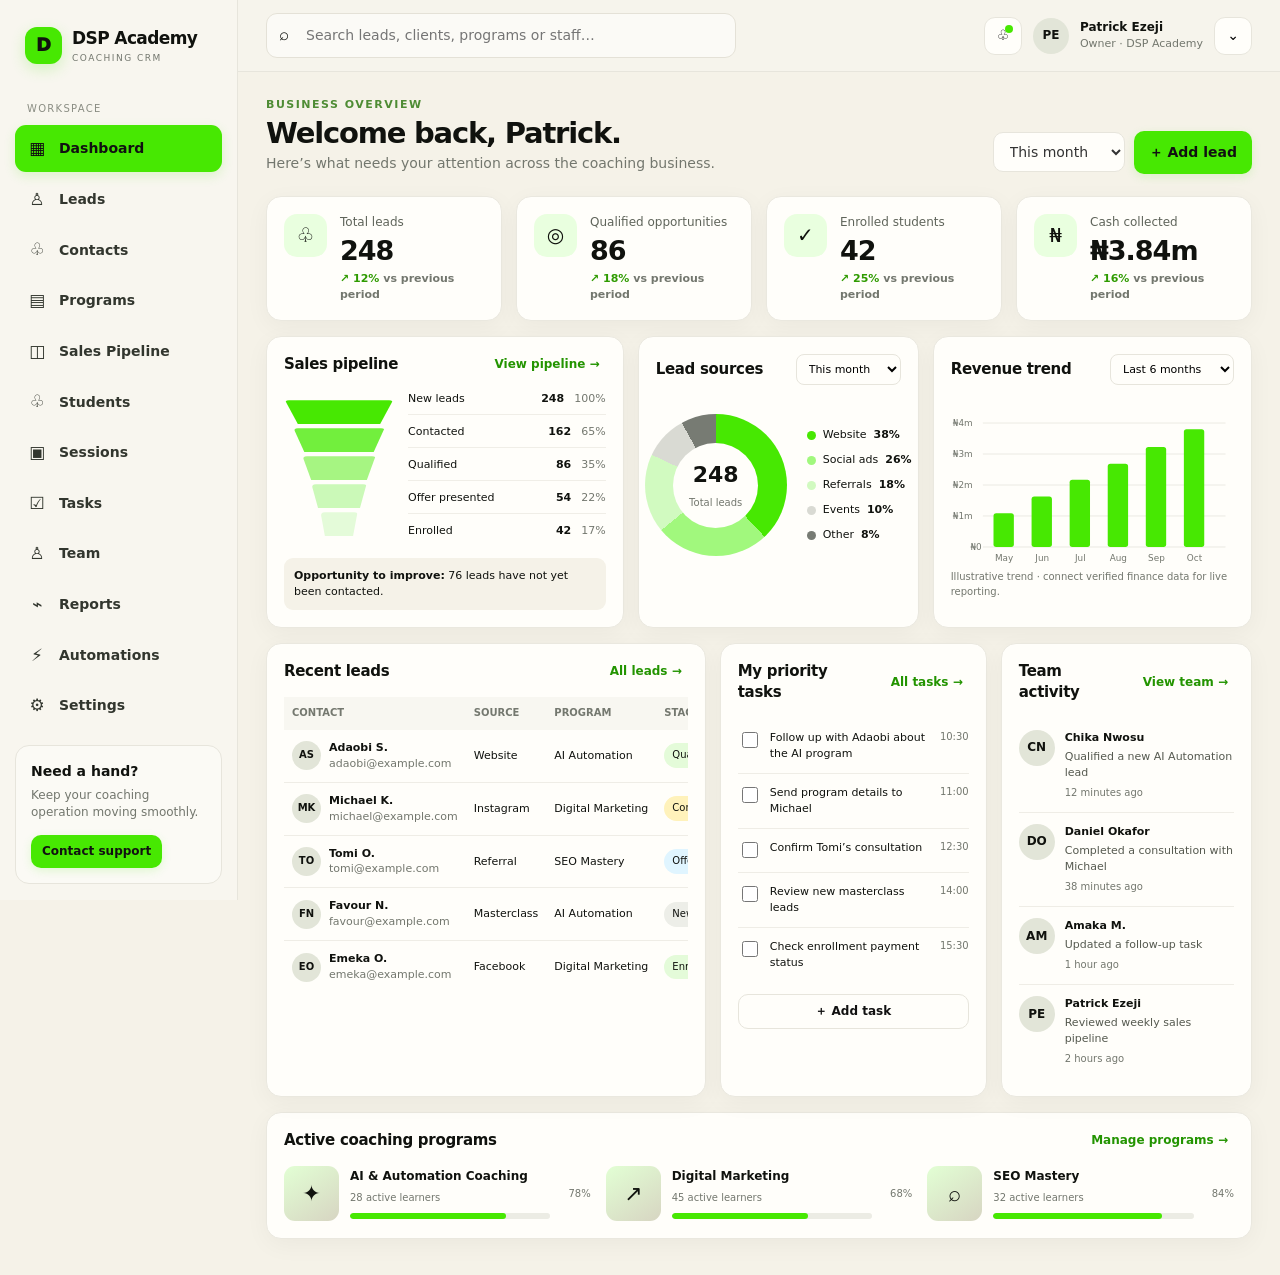
<file: public/assets/aistudio/dsp_coaching_crm_ui_702de137.html>
<!doctype html>
<html lang="en">
<head>
<meta charset="utf-8"/><meta name="viewport" content="width=device-width,initial-scale=1"/><title>DSP Academy | Coaching CRM</title>
<style>
:root{--green:#47e802;--cream:#f5f2e8;--ink:#10120e;--muted:#73776e;--line:#e7e5dc;--white:#fffefa;--soft:#efffe7;--shadow:0 6px 24px rgba(20,24,14,.045)}*{box-sizing:border-box}body{margin:0;background:var(--cream);color:var(--ink);font:14px/1.45 Inter,ui-sans-serif,system-ui,-apple-system,BlinkMacSystemFont,"Segoe UI",sans-serif}button,input,select,textarea{font:inherit}button{cursor:pointer} .app{min-height:100vh;display:grid;grid-template-columns:238px minmax(0,1fr)}.sidebar{position:sticky;top:0;height:100vh;padding:22px 15px 16px;border-right:1px solid var(--line);background:#f8f6ef;display:flex;flex-direction:column}.brand{display:flex;align-items:center;gap:10px;padding:4px 10px 28px}.brand-mark{width:37px;height:37px;border-radius:12px;background:var(--green);display:grid;place-items:center;font-weight:950;font-size:18px;box-shadow:0 5px 15px #47e80233}.brand strong{font-size:17px;letter-spacing:-.6px}.brand small{display:block;font-size:9px;letter-spacing:1.5px;color:var(--muted);margin-top:1px}.nav-label{font-size:10px;color:#8a8d83;text-transform:uppercase;letter-spacing:1.3px;padding:9px 12px}.nav{display:grid;gap:4px}.nav button{display:flex;align-items:center;gap:12px;width:100%;padding:11px 12px;border:0;background:transparent;color:#32362e;text-align:left;border-radius:11px;font-weight:550}.nav button:hover{background:#eeede5}.nav button.active{background:var(--green);color:#111;font-weight:750;box-shadow:0 4px 12px #47e80228}.nav .ico{width:20px;text-align:center;font-size:17px}.side-bottom{margin-top:auto}.help{border:1px solid var(--line);border-radius:14px;padding:15px;background:#fbfaf5}.help p{font-size:12px;color:var(--muted);margin:6px 0 13px}.main{min-width:0}.topbar{height:72px;border-bottom:1px solid var(--line);display:flex;align-items:center;justify-content:space-between;gap:18px;padding:0 28px;background:#f7f5eecc}.search{width:min(470px,50%);position:relative}.search input{width:100%;border:1px solid #e4e1d7;background:#fbfaf6;border-radius:11px;padding:11px 14px 11px 39px;outline:none}.search input:focus,.field input:focus,.field select:focus,.field textarea:focus{border-color:#47e802;box-shadow:0 0 0 3px #47e80222}.search span{position:absolute;left:13px;top:9px;font-size:17px}.user{display:flex;align-items:center;gap:11px}.avatar{width:36px;height:36px;border-radius:50%;background:#e2e5d8;display:grid;place-items:center;font-weight:750;font-size:12px}.user strong{display:block;font-size:12px}.user small{display:block;color:var(--muted);font-size:11px}.icon-btn{width:38px;height:38px;border:1px solid var(--line);background:var(--white);border-radius:11px;position:relative}.dot{position:absolute;width:8px;height:8px;border-radius:50%;background:var(--green);right:8px;top:7px}.content{padding:25px 28px 36px;max-width:1700px;margin:auto}.welcome{display:flex;justify-content:space-between;align-items:flex-end;gap:20px;margin-bottom:22px}.eyebrow{font-size:11px;color:#4e8c34;font-weight:800;text-transform:uppercase;letter-spacing:1.5px}.welcome h1{font-size:29px;letter-spacing:-1.2px;margin:4px 0 3px;line-height:1.15}.welcome p{color:var(--muted);margin:0}.welcome-actions{display:flex;gap:9px;align-items:center}.select-date{border:1px solid var(--line);border-radius:10px;background:var(--white);padding:10px 12px;color:#333}.btn{border:0;border-radius:10px;background:var(--green);padding:11px 15px;font-weight:800;color:#111;box-shadow:0 3px 10px #47e80225}.btn:hover{filter:brightness(.96);transform:translateY(-1px)}.btn.secondary{background:var(--white);border:1px solid var(--line);box-shadow:none}.btn.small{padding:8px 11px;font-size:12px}.grid{display:grid;gap:14px}.kpis{grid-template-columns:repeat(4,minmax(0,1fr));margin-bottom:15px}.card{background:var(--white);border:1px solid #eae8df;border-radius:15px;padding:17px;box-shadow:var(--shadow);min-width:0}.kpi{display:flex;align-items:flex-start;gap:13px}.kpi-icon{width:43px;height:43px;flex-shrink:0;border-radius:13px;background:#e9ffdf;display:grid;place-items:center;font-size:20px}.kpi-label{color:#5f645a;font-size:12px}.kpi-value{font-size:27px;line-height:1.2;font-weight:800;letter-spacing:-1px;margin:4px 0}.trend{font-size:11px;color:#2f9b00;font-weight:750}.muted{color:var(--muted)}.middle{grid-template-columns:1.12fr .88fr 1fr;margin-bottom:15px}.card-head{display:flex;justify-content:space-between;align-items:center;gap:10px;margin-bottom:15px}.card-head h2{font-size:15px;letter-spacing:-.3px;margin:0}.text-link{border:0;background:transparent;color:#239400;font-weight:800;font-size:12px;white-space:nowrap}.mini-select{border:1px solid var(--line);background:#fffefa;padding:7px 8px;border-radius:8px;font-size:11px}.funnel{display:grid;grid-template-columns:110px 1fr;align-items:center;gap:14px}.funnel-bars{display:flex;flex-direction:column;align-items:center;gap:4px}.funnel-bar{height:24px;background:var(--green);border-radius:4px;clip-path:polygon(0 0,100% 0,88% 100%,12% 100%)}.funnel-bar:nth-child(2){background:#72ef3d}.funnel-bar:nth-child(3){background:#a6f582}.funnel-bar:nth-child(4){background:#cbf9b8}.funnel-bar:nth-child(5){background:#e4fbd9}.stage-list{display:grid;gap:9px}.stage-row{display:grid;grid-template-columns:1fr auto auto;gap:10px;align-items:center;font-size:11px;border-bottom:1px solid #f0eee7;padding-bottom:7px}.stage-row:last-child{border:0}.stage-row strong{font-size:11px}.stage-row span:last-child{color:var(--muted)}.donut-wrap{display:flex;align-items:center;gap:20px;justify-content:center;min-height:170px}.donut{width:142px;height:142px;border-radius:50%;background:conic-gradient(var(--green) 0 38%,#a1f87d 38% 64%,#d1fac0 64% 82%,#d9dad3 82% 92%,#777b73 92% 100%);display:grid;place-items:center;position:relative;flex-shrink:0}.donut:after{content:"";position:absolute;width:85px;height:85px;border-radius:50%;background:var(--white)}.donut-center{position:relative;z-index:1;text-align:center}.donut-center strong{font-size:22px;display:block}.donut-center small{font-size:10px;color:var(--muted)}.legend{display:grid;gap:9px;font-size:11px}.legend div{display:flex;align-items:center;gap:7px;white-space:nowrap}.legend i{width:9px;height:9px;border-radius:50%;display:inline-block}.chart{width:100%;height:170px;display:block}.bottom{grid-template-columns:1.4fr .85fr .8fr;align-items:stretch}.table-wrap{overflow:auto}table{width:100%;border-collapse:collapse;white-space:nowrap}th{text-align:left;color:#74786f;font-size:10px;font-weight:700;padding:9px 8px;background:#f8f7f1}td{padding:10px 8px;border-bottom:1px solid #efede6;font-size:11px}tbody tr:last-child td{border-bottom:0}.person{display:flex;align-items:center;gap:8px}.person .avatar{width:29px;height:29px;font-size:10px}.pill{border-radius:99px;padding:5px 8px;font-size:10px;display:inline-block;background:#edeee8}.pill.green{background:#e4fbd9}.pill.yellow{background:#fff2bb}.pill.blue{background:#e0f5ff}.task-list{display:grid;gap:0}.task{display:flex;gap:9px;align-items:flex-start;padding:11px 0;border-bottom:1px solid #efede6}.task:last-child{border:0}.task input{accent-color:var(--green);width:16px;height:16px;margin-top:2px}.task label{font-size:11px;flex:1}.task time{font-size:10px;color:var(--muted);white-space:nowrap}.task.done label{text-decoration:line-through;color:#92958d}.activity{display:grid;gap:0}.activity-item{display:flex;gap:10px;padding:11px 0;border-bottom:1px solid #efede6}.activity-item:last-child{border:0}.activity-copy{flex:1;min-width:0}.activity-copy strong{font-size:11px;display:block}.activity-copy p{font-size:11px;color:#55594f;margin:3px 0 0}.activity-copy small{font-size:10px;color:var(--muted)}.programs{margin-top:15px}.program-grid{display:grid;grid-template-columns:repeat(3,1fr);gap:15px}.program{display:flex;gap:11px;align-items:center;min-width:0}.program-art{width:55px;height:55px;border-radius:11px;background:linear-gradient(145deg,#e2ffd4,#d7d5c2);display:grid;place-items:center;font-size:22px;flex-shrink:0}.program-info{min-width:0;flex:1}.program-info strong{font-size:12px;display:block}.program-info small{color:var(--muted);font-size:10px}.progress{height:6px;background:#ecece4;border-radius:9px;margin-top:7px;overflow:hidden}.progress span{height:100%;background:var(--green);display:block;border-radius:9px}.program-percent{font-size:10px;color:var(--muted);margin-left:7px}.schedule{display:grid;gap:10px}.schedule-item{display:grid;grid-template-columns:54px 1fr;gap:9px;align-items:center}.schedule-time{font-size:10px;color:var(--muted)}.schedule-event{padding:9px 10px;border-left:3px solid var(--green);border-radius:8px;background:#efffe7}.schedule-event strong{display:block;font-size:11px}.schedule-event small{color:#5d6456;font-size:10px}.empty{padding:25px;text-align:center;color:var(--muted)}.toast{position:fixed;right:22px;bottom:22px;background:#111;color:white;padding:12px 16px;border-radius:10px;box-shadow:var(--shadow);display:none;z-index:10}.modal-backdrop{position:fixed;inset:0;background:#1118;display:none;place-items:center;padding:20px;z-index:20}.modal{width:min(520px,100%);background:var(--white);border-radius:18px;padding:23px;box-shadow:0 25px 80px #0003}.modal h2{margin:0 0 5px;font-size:20px}.modal p{margin:0 0 18px;color:var(--muted);font-size:12px}.form-grid{display:grid;grid-template-columns:1fr 1fr;gap:12px}.field{display:grid;gap:5px}.field.full{grid-column:1/-1}.field label{font-size:11px;font-weight:750}.field input,.field select,.field textarea{border:1px solid var(--line);background:white;border-radius:9px;padding:10px;outline:none;width:100%}.modal-actions{display:flex;justify-content:flex-end;gap:8px;margin-top:18px}.mobile-menu{display:none}
@media(max-width:1250px){.kpis{grid-template-columns:repeat(2,minmax(0,1fr))}.middle{grid-template-columns:1fr 1fr}.middle .revenue-card{grid-column:1/-1}.bottom{grid-template-columns:1.2fr 1fr}.activity-card{grid-column:1/-1}.activity{grid-template-columns:repeat(2,1fr);column-gap:20px}.program-grid{grid-template-columns:1fr 1fr}.program-grid .program:last-child{display:none}}
@media(max-width:850px){.app{grid-template-columns:1fr}.sidebar{position:fixed;z-index:30;left:-250px;width:238px;transition:left .2s;box-shadow:10px 0 30px #0001}.sidebar.open{left:0}.mobile-menu{display:inline-block}.topbar{padding:0 16px;height:64px}.content{padding:20px 15px 30px}.search{width:auto;flex:1}.search input{font-size:12px}.user .user-text{display:none}.welcome{align-items:flex-start;flex-direction:column}.welcome-actions{width:100%;justify-content:space-between}.welcome h1{font-size:25px}.middle,.bottom{grid-template-columns:1fr}.middle .revenue-card,.activity-card{grid-column:auto}.activity{grid-template-columns:1fr}.program-grid{grid-template-columns:1fr}.program-grid .program:last-child{display:flex}.donut-wrap{justify-content:flex-start}.kpis{gap:10px}.kpi{gap:9px}.card{padding:14px}.kpi-value{font-size:23px}}
@media(max-width:430px){.kpis{grid-template-columns:1fr 1fr}.kpi{display:block}.kpi-icon{width:34px;height:34px;margin-bottom:8px}.kpi-value{font-size:22px}.kpi-label{font-size:11px}.trend{font-size:10px}.form-grid{grid-template-columns:1fr}.field.full{grid-column:auto}.donut-wrap{gap:12px}.donut{width:120px;height:120px}.donut:after{width:72px;height:72px}.legend{font-size:10px}}
</style></head>
<body>
<div class="app">
<aside class="sidebar" id="sidebar"><div class="brand"><div class="brand-mark">D</div><div><strong>DSP Academy</strong><small>COACHING CRM</small></div></div><div class="nav-label">Workspace</div><nav class="nav" id="nav">
<button class="active" data-page="Dashboard"><span class="ico">▦</span>Dashboard</button><button data-page="Leads"><span class="ico">♙</span>Leads</button><button data-page="Contacts"><span class="ico">♧</span>Contacts</button><button data-page="Programs"><span class="ico">▤</span>Programs</button><button data-page="Sales Pipeline"><span class="ico">◫</span>Sales Pipeline</button><button data-page="Students"><span class="ico">♧</span>Students</button><button data-page="Sessions"><span class="ico">▣</span>Sessions</button><button data-page="Tasks"><span class="ico">☑</span>Tasks</button><button data-page="Team"><span class="ico">♙</span>Team</button><button data-page="Reports"><span class="ico">⌁</span>Reports</button><button data-page="Automations"><span class="ico">⚡</span>Automations</button><button data-page="Settings"><span class="ico">⚙</span>Settings</button></nav><div class="side-bottom"><div class="help"><strong>Need a hand?</strong><p>Keep your coaching operation moving smoothly.</p><button class="btn small" id="supportBtn">Contact support</button></div></div></aside>
<main class="main"><header class="topbar"><button class="icon-btn mobile-menu" id="menuBtn" aria-label="Open menu">☰</button><div class="search"><span>⌕</span><input id="globalSearch" placeholder="Search leads, clients, programs or staff…"/></div><div class="user"><button class="icon-btn" id="bellBtn" aria-label="Notifications">♧<i class="dot"></i></button><div class="avatar">PE</div><div class="user-text"><strong>Patrick Ezeji</strong><small>Owner · DSP Academy</small></div><button class="icon-btn" id="profileBtn" aria-label="Profile">⌄</button></div></header>
<div class="content"><div class="welcome"><div><div class="eyebrow">Business overview</div><h1 id="greeting">Welcome back, Patrick.</h1><p>Here’s what needs your attention across the coaching business.</p></div><div class="welcome-actions"><select class="select-date" id="period"><option value="month">This month</option><option value="week">This week</option><option value="quarter">This quarter</option></select><button class="btn" id="addLeadBtn">＋ Add lead</button></div></div>
<section class="grid kpis"><article class="card kpi"><div class="kpi-icon">♧</div><div><div class="kpi-label">Total leads</div><div class="kpi-value" id="kpiLeads">248</div><div class="trend">↗ 12% <span class="muted">vs previous period</span></div></div></article><article class="card kpi"><div class="kpi-icon">◎</div><div><div class="kpi-label">Qualified opportunities</div><div class="kpi-value">86</div><div class="trend">↗ 18% <span class="muted">vs previous period</span></div></div></article><article class="card kpi"><div class="kpi-icon">✓</div><div><div class="kpi-label">Enrolled students</div><div class="kpi-value">42</div><div class="trend">↗ 25% <span class="muted">vs previous period</span></div></div></article><article class="card kpi"><div class="kpi-icon">₦</div><div><div class="kpi-label">Cash collected</div><div class="kpi-value">₦3.84m</div><div class="trend">↗ 16% <span class="muted">vs previous period</span></div></div></article></section>
<section class="grid middle"><article class="card"><div class="card-head"><h2>Sales pipeline</h2><button class="text-link" data-goto="Sales Pipeline">View pipeline →</button></div><div class="funnel"><div class="funnel-bars"><div class="funnel-bar" style="width:108px"></div><div class="funnel-bar" style="width:91px"></div><div class="funnel-bar" style="width:73px"></div><div class="funnel-bar" style="width:55px"></div><div class="funnel-bar" style="width:37px"></div></div><div class="stage-list"><div class="stage-row"><span>New leads</span><strong>248</strong><span>100%</span></div><div class="stage-row"><span>Contacted</span><strong>162</strong><span>65%</span></div><div class="stage-row"><span>Qualified</span><strong>86</strong><span>35%</span></div><div class="stage-row"><span>Offer presented</span><strong>54</strong><span>22%</span></div><div class="stage-row"><span>Enrolled</span><strong>42</strong><span>17%</span></div></div></div><div style="margin-top:12px;padding:10px;background:#f5f2e8;border-radius:9px;font-size:11px"><strong>Opportunity to improve:</strong> 76 leads have not yet been contacted.</div></article>
<article class="card"><div class="card-head"><h2>Lead sources</h2><select class="mini-select" id="sourcePeriod"><option>This month</option><option>This quarter</option></select></div><div class="donut-wrap"><div class="donut"><div class="donut-center"><strong id="donutTotal">248</strong><small>Total leads</small></div></div><div class="legend"><div><i style="background:#47e802"></i>Website <b>38%</b></div><div><i style="background:#a1f87d"></i>Social ads <b>26%</b></div><div><i style="background:#d1fac0"></i>Referrals <b>18%</b></div><div><i style="background:#d9dad3"></i>Events <b>10%</b></div><div><i style="background:#777b73"></i>Other <b>8%</b></div></div></div></article>
<article class="card revenue-card"><div class="card-head"><h2>Revenue trend</h2><select class="mini-select" id="revenueRange"><option>Last 6 months</option><option>Last 12 months</option></select></div><svg class="chart" viewBox="0 0 320 180" role="img" aria-label="Illustrative revenue trend chart"><g stroke="#e9e7df" stroke-width="1"><path d="M36 20H310M36 55H310M36 90H310M36 125H310M36 160H310"/></g><g fill="#73776e" font-size="10"><text x="2" y="23">₦4m</text><text x="2" y="58">₦3m</text><text x="2" y="93">₦2m</text><text x="2" y="128">₦1m</text><text x="22" y="163">₦0</text></g><g fill="#47e802"><rect x="48" y="122" width="23" height="38" rx="3"/><rect x="91" y="103" width="23" height="57" rx="3"/><rect x="134" y="84" width="23" height="76" rx="3"/><rect x="177" y="66" width="23" height="94" rx="3"/><rect x="220" y="47" width="23" height="113" rx="3"/><rect x="263" y="27" width="23" height="133" rx="3"/></g><g fill="#73776e" font-size="10" text-anchor="middle"><text x="60" y="176">May</text><text x="103" y="176">Jun</text><text x="146" y="176">Jul</text><text x="189" y="176">Aug</text><text x="232" y="176">Sep</text><text x="275" y="176">Oct</text></g></svg><div class="muted" style="font-size:10px">Illustrative trend · connect verified finance data for live reporting.</div></article></section>
<section class="grid bottom"><article class="card"><div class="card-head"><h2>Recent leads</h2><button class="text-link" data-goto="Leads">All leads →</button></div><div class="table-wrap"><table id="leadsTable"><thead><tr><th>CONTACT</th><th>SOURCE</th><th>PROGRAM</th><th>STAGE</th><th>OWNER</th></tr></thead><tbody><tr><td><div class="person"><div class="avatar">AS</div><div><strong>Adaobi S.</strong><br><span class="muted">adaobi@example.com</span></div></div></td><td>Website</td><td>AI Automation</td><td><span class="pill green">Qualified</span></td><td>Chika</td></tr><tr><td><div class="person"><div class="avatar">MK</div><div><strong>Michael K.</strong><br><span class="muted">michael@example.com</span></div></div></td><td>Instagram</td><td>Digital Marketing</td><td><span class="pill yellow">Contacted</span></td><td>Daniel</td></tr><tr><td><div class="person"><div class="avatar">TO</div><div><strong>Tomi O.</strong><br><span class="muted">tomi@example.com</span></div></div></td><td>Referral</td><td>SEO Mastery</td><td><span class="pill blue">Offer sent</span></td><td>Chika</td></tr><tr><td><div class="person"><div class="avatar">FN</div><div><strong>Favour N.</strong><br><span class="muted">favour@example.com</span></div></div></td><td>Masterclass</td><td>AI Automation</td><td><span class="pill">New lead</span></td><td>Unassigned</td></tr><tr><td><div class="person"><div class="avatar">EO</div><div><strong>Emeka O.</strong><br><span class="muted">emeka@example.com</span></div></div></td><td>Facebook</td><td>Digital Marketing</td><td><span class="pill green">Enrolled</span></td><td>Daniel</td></tr></tbody></table></div></article>
<article class="card"><div class="card-head"><h2>My priority tasks</h2><button class="text-link" data-goto="Tasks">All tasks →</button></div><div class="task-list" id="taskList"><div class="task"><input type="checkbox"/><label>Follow up with Adaobi about the AI program</label><time>10:30</time></div><div class="task"><input type="checkbox"/><label>Send program details to Michael</label><time>11:00</time></div><div class="task"><input type="checkbox"/><label>Confirm Tomi’s consultation</label><time>12:30</time></div><div class="task"><input type="checkbox"/><label>Review new masterclass leads</label><time>14:00</time></div><div class="task"><input type="checkbox"/><label>Check enrollment payment status</label><time>15:30</time></div></div><button class="btn secondary small" id="addTaskBtn" style="margin-top:12px;width:100%">＋ Add task</button></article>
<article class="card activity-card"><div class="card-head"><h2>Team activity</h2><button class="text-link" data-goto="Team">View team →</button></div><div class="activity"><div class="activity-item"><div class="avatar">CN</div><div class="activity-copy"><strong>Chika Nwosu</strong><p>Qualified a new AI Automation lead</p><small>12 minutes ago</small></div></div><div class="activity-item"><div class="avatar">DO</div><div class="activity-copy"><strong>Daniel Okafor</strong><p>Completed a consultation with Michael</p><small>38 minutes ago</small></div></div><div class="activity-item"><div class="avatar">AM</div><div class="activity-copy"><strong>Amaka M.</strong><p>Updated a follow-up task</p><small>1 hour ago</small></div></div><div class="activity-item"><div class="avatar">PE</div><div class="activity-copy"><strong>Patrick Ezeji</strong><p>Reviewed weekly sales pipeline</p><small>2 hours ago</small></div></div></div></article></section>
<section class="card programs"><div class="card-head"><h2>Active coaching programs</h2><button class="text-link" data-goto="Programs">Manage programs →</button></div><div class="program-grid"><div class="program"><div class="program-art">✦</div><div class="program-info"><strong>AI & Automation Coaching</strong><small>28 active learners</small><div class="progress"><span style="width:78%"></span></div></div><span class="program-percent">78%</span></div><div class="program"><div class="program-art">↗</div><div class="program-info"><strong>Digital Marketing</strong><small>45 active learners</small><div class="progress"><span style="width:68%"></span></div></div><span class="program-percent">68%</span></div><div class="program"><div class="program-art">⌕</div><div class="program-info"><strong>SEO Mastery</strong><small>32 active learners</small><div class="progress"><span style="width:84%"></span></div></div><span class="program-percent">84%</span></div></div></section>
</div></main></div>
<div class="modal-backdrop" id="leadModal"><div class="modal" role="dialog" aria-modal="true" aria-labelledby="modalTitle"><h2 id="modalTitle">Add a new lead</h2><p>Capture the contact and give the next action a clear owner.</p><form id="leadForm"><div class="form-grid"><div class="field"><label for="leadName">Full name *</label><input id="leadName" required placeholder="Prospect name"/></div><div class="field"><label for="leadPhone">Phone / WhatsApp *</label><input id="leadPhone" required placeholder="+234…"/></div><div class="field"><label for="leadEmail">Email</label><input id="leadEmail" type="email" placeholder="name@example.com"/></div><div class="field"><label for="leadSource">Lead source</label><select id="leadSource"><option>Website</option><option>WhatsApp</option><option>Facebook</option><option>Instagram</option><option>Google</option><option>Masterclass</option><option>Referral</option><option>Manual</option></select></div><div class="field"><label for="leadProgram">Program interest</label><select id="leadProgram"><option>AI & Automation Coaching</option><option>Digital Marketing</option><option>SEO Mastery</option><option>Other / not sure yet</option></select></div><div class="field"><label for="leadOwner">Assign to</label><select id="leadOwner"><option>Unassigned</option><option>Chika Nwosu</option><option>Daniel Okafor</option><option>Amaka M.</option></select></div><div class="field full"><label for="leadNeed">What does the prospect need?</label><textarea id="leadNeed" rows="2" placeholder="Goal, challenge, urgency or next step"></textarea></div></div><div class="modal-actions"><button class="btn secondary" type="button" id="cancelLead">Cancel</button><button class="btn" type="submit">Save lead</button></div></form></div></div><div class="toast" id="toast"></div>
<script>
const $=s=>document.querySelector(s), $$=s=>document.querySelectorAll(s);function toast(msg){const t=$('#toast');t.textContent=msg;t.style.display='block';clearTimeout(window.toastTimer);window.toastTimer=setTimeout(()=>t.style.display='none',2800)}
function openModal(){$('#leadModal').style.display='grid';$('#leadName').focus()}function closeModal(){$('#leadModal').style.display='none';$('#leadForm').reset()}$('#addLeadBtn').addEventListener('click',openModal);$('#cancelLead').addEventListener('click',closeModal);$('#leadModal').addEventListener('click',e=>{if(e.target.id==='leadModal')closeModal()});
$('#leadForm').addEventListener('submit',e=>{e.preventDefault();const name=$('#leadName').value.trim(),phone=$('#leadPhone').value.trim(),email=$('#leadEmail').value.trim(),source=$('#leadSource').value,program=$('#leadProgram').value,owner=$('#leadOwner').value;const initials=name.split(/\s+/).slice(0,2).map(x=>x[0]).join('').toUpperCase();const tr=document.createElement('tr');tr.innerHTML=`<td><div class="person"><div class="avatar"></div><div><strong></strong><br><span class="muted"></span></div></div></td><td></td><td></td><td><span class="pill">New lead</span></td><td></td>`;tr.querySelector('.avatar').textContent=initials;tr.querySelector('strong').textContent=name;tr.querySelector('.muted').textContent=email||phone;tr.children[1].textContent=source;tr.children[2].textContent=program;tr.children[4].textContent=owner;$('#leadsTable tbody').prepend(tr);const n=Number($('#kpiLeads').textContent)+1;$('#kpiLeads').textContent=n;$('#donutTotal').textContent=n;closeModal();toast('Lead added. Remember to set a follow-up task.');});
$('#taskList').addEventListener('change',e=>{if(e.target.matches('input[type=checkbox]')){e.target.closest('.task').classList.toggle('done',e.target.checked);toast(e.target.checked?'Task marked complete.':'Task reopened.')}});$('#addTaskBtn').addEventListener('click',()=>{const task=prompt('What needs to be done?');if(!task||!task.trim())return;const row=document.createElement('div');row.className='task';const cb=document.createElement('input');cb.type='checkbox';const label=document.createElement('label');label.textContent=task.trim();const time=document.createElement('time');time.textContent='Today';row.append(cb,label,time);$('#taskList').append(row);toast('Task added to your list.');});
$('#nav').addEventListener('click',e=>{const b=e.target.closest('button[data-page]');if(!b)return;$$('#nav button').forEach(x=>x.classList.toggle('active',x===b));const page=b.dataset.page;if(page!=='Dashboard')toast(page+' workspace selected — connect this section to its full module during implementation.');else toast('Dashboard selected.');$('#sidebar').classList.remove('open');});$$('[data-goto]').forEach(b=>b.addEventListener('click',()=>{const page=b.dataset.goto;const target=[...$$('#nav button')].find(x=>x.dataset.page===page);if(target)target.click()}));$('#menuBtn').addEventListener('click',()=>$('#sidebar').classList.toggle('open'));$('#globalSearch').addEventListener('input',e=>{const q=e.target.value.toLowerCase();let count=0;$$('#leadsTable tbody tr').forEach(r=>{const match=r.textContent.toLowerCase().includes(q);r.style.display=match?'':'none';if(match)count++});if(q)toast(count+' matching lead row(s)');});$('#period').addEventListener('change',e=>toast('Period filter set to '+e.target.options[e.target.selectedIndex].text+'. Live metrics require database integration.'));$('#sourcePeriod').addEventListener('change',e=>toast('Lead source view: '+e.target.value));$('#revenueRange').addEventListener('change',e=>toast('Revenue range: '+e.target.value));$('#bellBtn').addEventListener('click',()=>toast('You’re all caught up in this prototype.'));$('#profileBtn').addEventListener('click',()=>toast('Profile and account settings'));$('#supportBtn').addEventListener('click',()=>toast('Support contact can be connected to your preferred channel.'));
</script></body></html>
</file>
